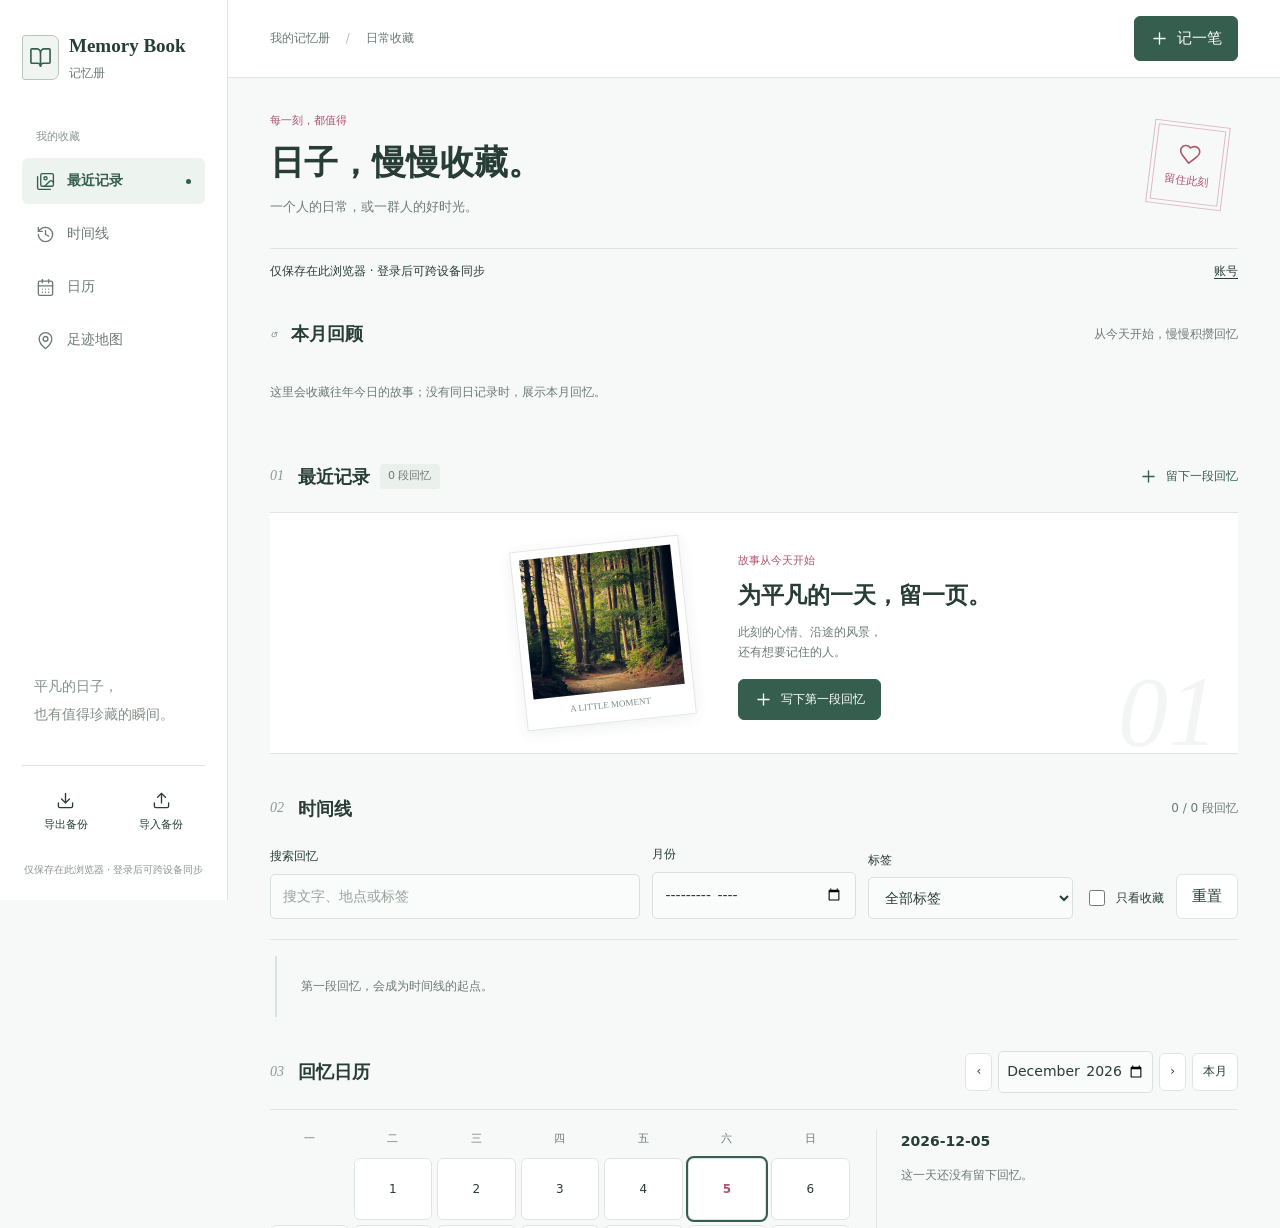
<file: index.html>
<!DOCTYPE html>
<html lang="zh-CN">
<head>
  <meta charset="UTF-8">
  <meta name="viewport" content="width=device-width, initial-scale=1">
  <meta http-equiv="refresh" content="0;url=./love-story.html">
  <title>Memory Book</title>
</head>
<body><a href="./love-story.html">Memory Book</a></body>
</html>
</file>
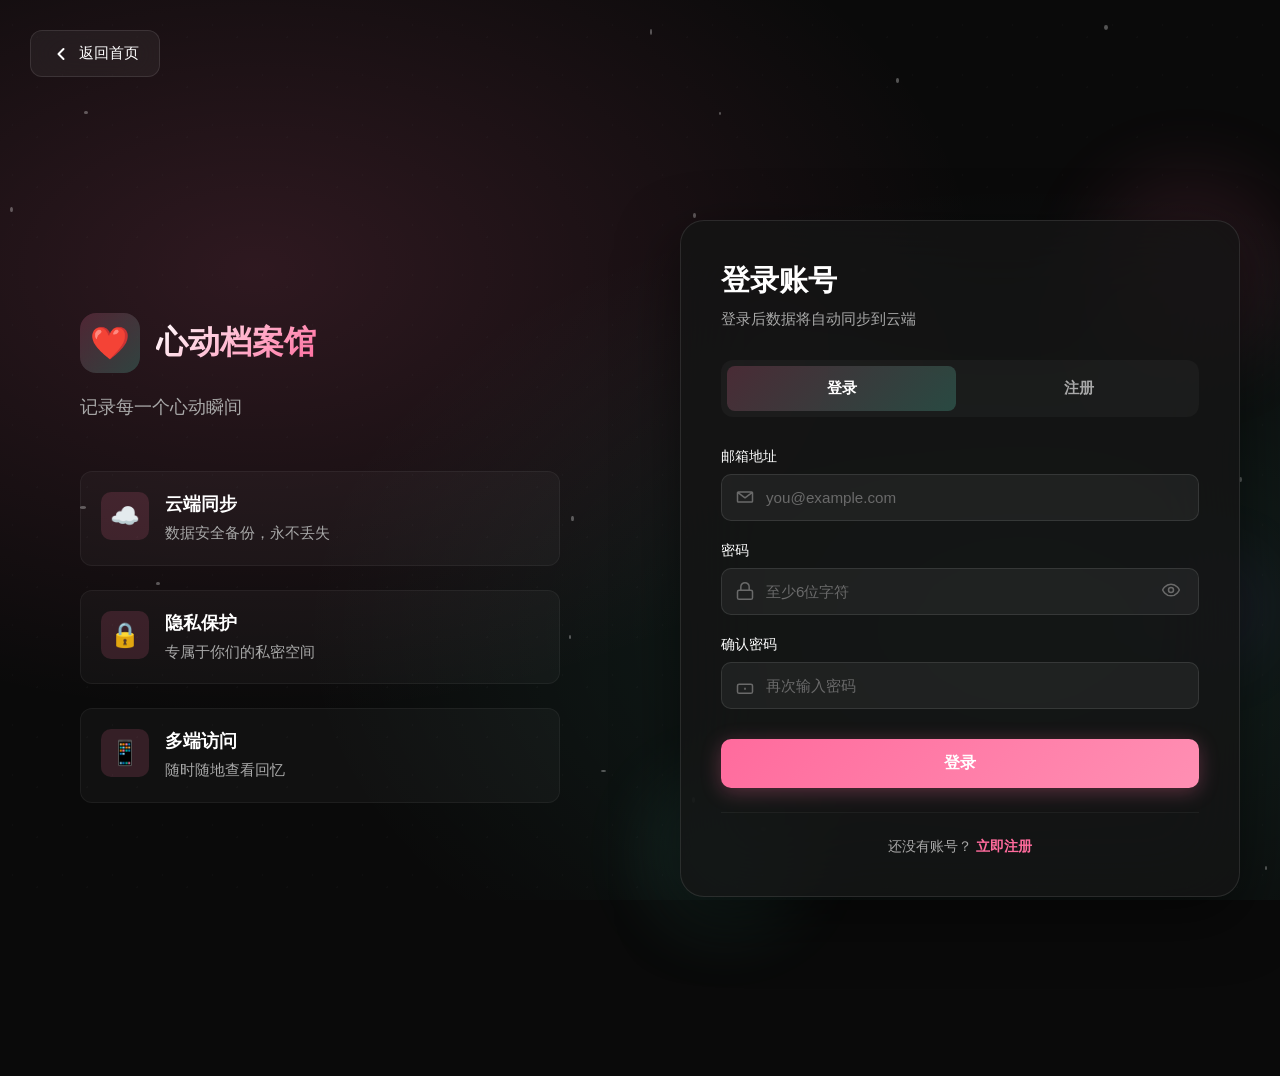
<file: auth-modern.html>
<!DOCTYPE html>
<html lang="zh-CN">
<head>
  <meta charset="UTF-8">
  <meta name="viewport" content="width=device-width, initial-scale=1.0">
  <title>登录 | 心动档案馆</title>
  <link rel="stylesheet" href="./assets/css/modern-auth.css">
</head>
<body class="modern-auth-page">
  <!-- 背景装饰 -->
  <div class="auth-bg">
    <div class="auth-gradient"></div>
    <div class="auth-particles"></div>
  </div>

  <!-- 返回按钮 -->
  <a href="./love-story.html" class="auth-back-btn">
    <svg width="20" height="20" viewBox="0 0 20 20" fill="none">
      <path d="M12.5 15L7.5 10L12.5 5" stroke="currentColor" stroke-width="2" stroke-linecap="round" stroke-linejoin="round"/>
    </svg>
    <span>返回首页</span>
  </a>

  <!-- 主内容区 -->
  <main class="auth-container">
    <div class="auth-content">
      <!-- 左侧：品牌区 -->
      <div class="auth-brand">
        <div class="brand-logo">
          <div class="logo-icon">❤️</div>
          <h1>心动档案馆</h1>
        </div>
        <p class="brand-tagline">记录每一个心动瞬间</p>
        <div class="brand-features">
          <div class="feature-item">
            <div class="feature-icon">☁️</div>
            <div class="feature-text">
              <h3>云端同步</h3>
              <p>数据安全备份，永不丢失</p>
            </div>
          </div>
          <div class="feature-item">
            <div class="feature-icon">🔒</div>
            <div class="feature-text">
              <h3>隐私保护</h3>
              <p>专属于你们的私密空间</p>
            </div>
          </div>
          <div class="feature-item">
            <div class="feature-icon">📱</div>
            <div class="feature-text">
              <h3>多端访问</h3>
              <p>随时随地查看回忆</p>
            </div>
          </div>
        </div>
      </div>

      <!-- 右侧：登录表单 -->
      <div class="auth-form-wrapper">
        <div class="auth-card">
          <!-- 已登录状态 -->
          <div id="auth-signed-state" class="auth-signed-state" hidden>
            <div class="success-icon">✓</div>
            <h2>欢迎回来</h2>
            <p id="auth-user-email" class="user-email"></p>
            <p class="auth-hint">你已登录，可以返回首页继续记录</p>
            <div class="auth-actions">
              <a href="./love-story.html" class="btn btn-primary">进入档案馆</a>
              <button id="logout-btn" type="button" class="btn btn-ghost">退出登录</button>
            </div>
          </div>

          <!-- 登录/注册表单 -->
          <div id="auth-form-state" class="auth-form-state">
            <div class="form-header">
              <h2 id="form-title">登录账号</h2>
              <p id="form-subtitle">登录后数据将自动同步到云端</p>
            </div>

            <!-- 切换标签 -->
            <div class="auth-tabs">
              <button id="tab-login" type="button" class="auth-tab active" data-mode="login">
                登录
              </button>
              <button id="tab-signup" type="button" class="auth-tab" data-mode="signup">
                注册
              </button>
              <div class="tab-indicator"></div>
            </div>

            <!-- 表单 -->
            <form id="auth-form" class="auth-form">
              <div class="form-group">
                <label for="email">邮箱地址</label>
                <div class="input-wrapper">
                  <svg class="input-icon" width="20" height="20" viewBox="0 0 20 20" fill="none">
                    <path d="M3.33334 5.83333L10 10.8333L16.6667 5.83333M3.33334 5H16.6667C17.1269 5 17.5 5.3731 17.5 5.83333V14.1667C17.5 14.6269 17.1269 15 16.6667 15H3.33334C2.8731 15 2.5 14.6269 2.5 14.1667V5.83333C2.5 5.3731 2.8731 5 3.33334 5Z" stroke="currentColor" stroke-width="1.5" stroke-linecap="round" stroke-linejoin="round"/>
                  </svg>
                  <input
                    type="email"
                    id="email"
                    placeholder="you@example.com"
                    autocomplete="email"
                    required
                  >
                </div>
              </div>

              <div class="form-group">
                <label for="password">密码</label>
                <div class="input-wrapper">
                  <svg class="input-icon" width="20" height="20" viewBox="0 0 20 20" fill="none">
                    <path d="M15.8333 9.16667H4.16667C3.24619 9.16667 2.5 9.91286 2.5 10.8333V16.6667C2.5 17.5871 3.24619 18.3333 4.16667 18.3333H15.8333C16.7538 18.3333 17.5 17.5871 17.5 16.6667V10.8333C17.5 9.91286 16.7538 9.16667 15.8333 9.16667Z" stroke="currentColor" stroke-width="1.5" stroke-linecap="round" stroke-linejoin="round"/>
                    <path d="M5.83334 9.16667V5.83333C5.83334 4.72826 6.27232 3.66846 7.05372 2.88706C7.83512 2.10565 8.89493 1.66667 10 1.66667C11.1051 1.66667 12.1649 2.10565 12.9463 2.88706C13.7277 3.66846 14.1667 4.72826 14.1667 5.83333V9.16667" stroke="currentColor" stroke-width="1.5" stroke-linecap="round" stroke-linejoin="round"/>
                  </svg>
                  <input
                    type="password"
                    id="password"
                    placeholder="至少6位字符"
                    autocomplete="current-password"
                    minlength="6"
                    required
                  >
                  <button type="button" class="toggle-password" aria-label="显示密码">
                    <svg class="eye-icon" width="20" height="20" viewBox="0 0 20 20" fill="none">
                      <path d="M1.66666 10C1.66666 10 4.16666 4.16667 10 4.16667C15.8333 4.16667 18.3333 10 18.3333 10C18.3333 10 15.8333 15.8333 10 15.8333C4.16666 15.8333 1.66666 10 1.66666 10Z" stroke="currentColor" stroke-width="1.5" stroke-linecap="round" stroke-linejoin="round"/>
                      <path d="M10 12.5C11.3807 12.5 12.5 11.3807 12.5 10C12.5 8.61929 11.3807 7.5 10 7.5C8.61929 7.5 7.5 8.61929 7.5 10C7.5 11.3807 8.61929 12.5 10 12.5Z" stroke="currentColor" stroke-width="1.5" stroke-linecap="round" stroke-linejoin="round"/>
                    </svg>
                  </button>
                </div>
                <div class="password-strength" id="password-strength" hidden>
                  <div class="strength-bar">
                    <div class="strength-fill"></div>
                  </div>
                  <span class="strength-text"></span>
                </div>
              </div>

              <!-- 注册时的确认密码 -->
              <div class="form-group" id="confirm-password-group" hidden>
                <label for="confirm-password">确认密码</label>
                <div class="input-wrapper">
                  <svg class="input-icon" width="20" height="20" viewBox="0 0 20 20" fill="none">
                    <path d="M15.8333 9.16667H4.16667C3.24619 9.16667 2.5 9.91286 2.5 10.8333V16.6667C2.5 17.5871 3.24619 18.3333 4.16667 18.3333H15.8333C16.7538 18.3333 17.5 17.5871 17.5 16.6667V10.8333C17.5 9.91286 16.7538 9.16667 15.8333 9.16667Z" stroke="currentColor" stroke-width="1.5" stroke-linecap="round" stroke-linejoin="round"/>
                    <path d="M10 13.3333V14.1667" stroke="currentColor" stroke-width="1.5" stroke-linecap="round" stroke-linejoin="round"/>
                  </svg>
                  <input
                    type="password"
                    id="confirm-password"
                    placeholder="再次输入密码"
                    autocomplete="new-password"
                    minlength="6"
                  >
                </div>
              </div>

              <!-- 提交按钮 -->
              <button type="submit" class="btn btn-primary btn-submit" id="submit-btn">
                <span class="btn-text">登录</span>
                <span class="btn-loader" hidden>
                  <svg class="spinner" width="20" height="20" viewBox="0 0 50 50">
                    <circle cx="25" cy="25" r="20" fill="none" stroke="currentColor" stroke-width="4" stroke-dasharray="80" stroke-dashoffset="60"/>
                  </svg>
                </span>
              </button>

              <!-- 消息提示 -->
              <div id="auth-message" class="auth-message" hidden></div>
            </form>

            <!-- 额外选项 -->
            <div class="auth-footer">
              <p class="footer-text">
                <span id="footer-question">还没有账号？</span>
                <button type="button" id="footer-switch" class="link-btn">立即注册</button>
              </p>
            </div>
          </div>
        </div>

        <!-- 装饰元素 -->
        <div class="form-decoration">
          <div class="deco-circle deco-1"></div>
          <div class="deco-circle deco-2"></div>
          <div class="deco-circle deco-3"></div>
        </div>
      </div>
    </div>
  </main>

  <!-- 脚本 -->
  <script src="./assets/js/supabase.min.js"></script>
  <script src="./assets/js/supabase-config.js"></script>
  <script src="./assets/js/modern-auth.js"></script>
</body>
</html>
</file>
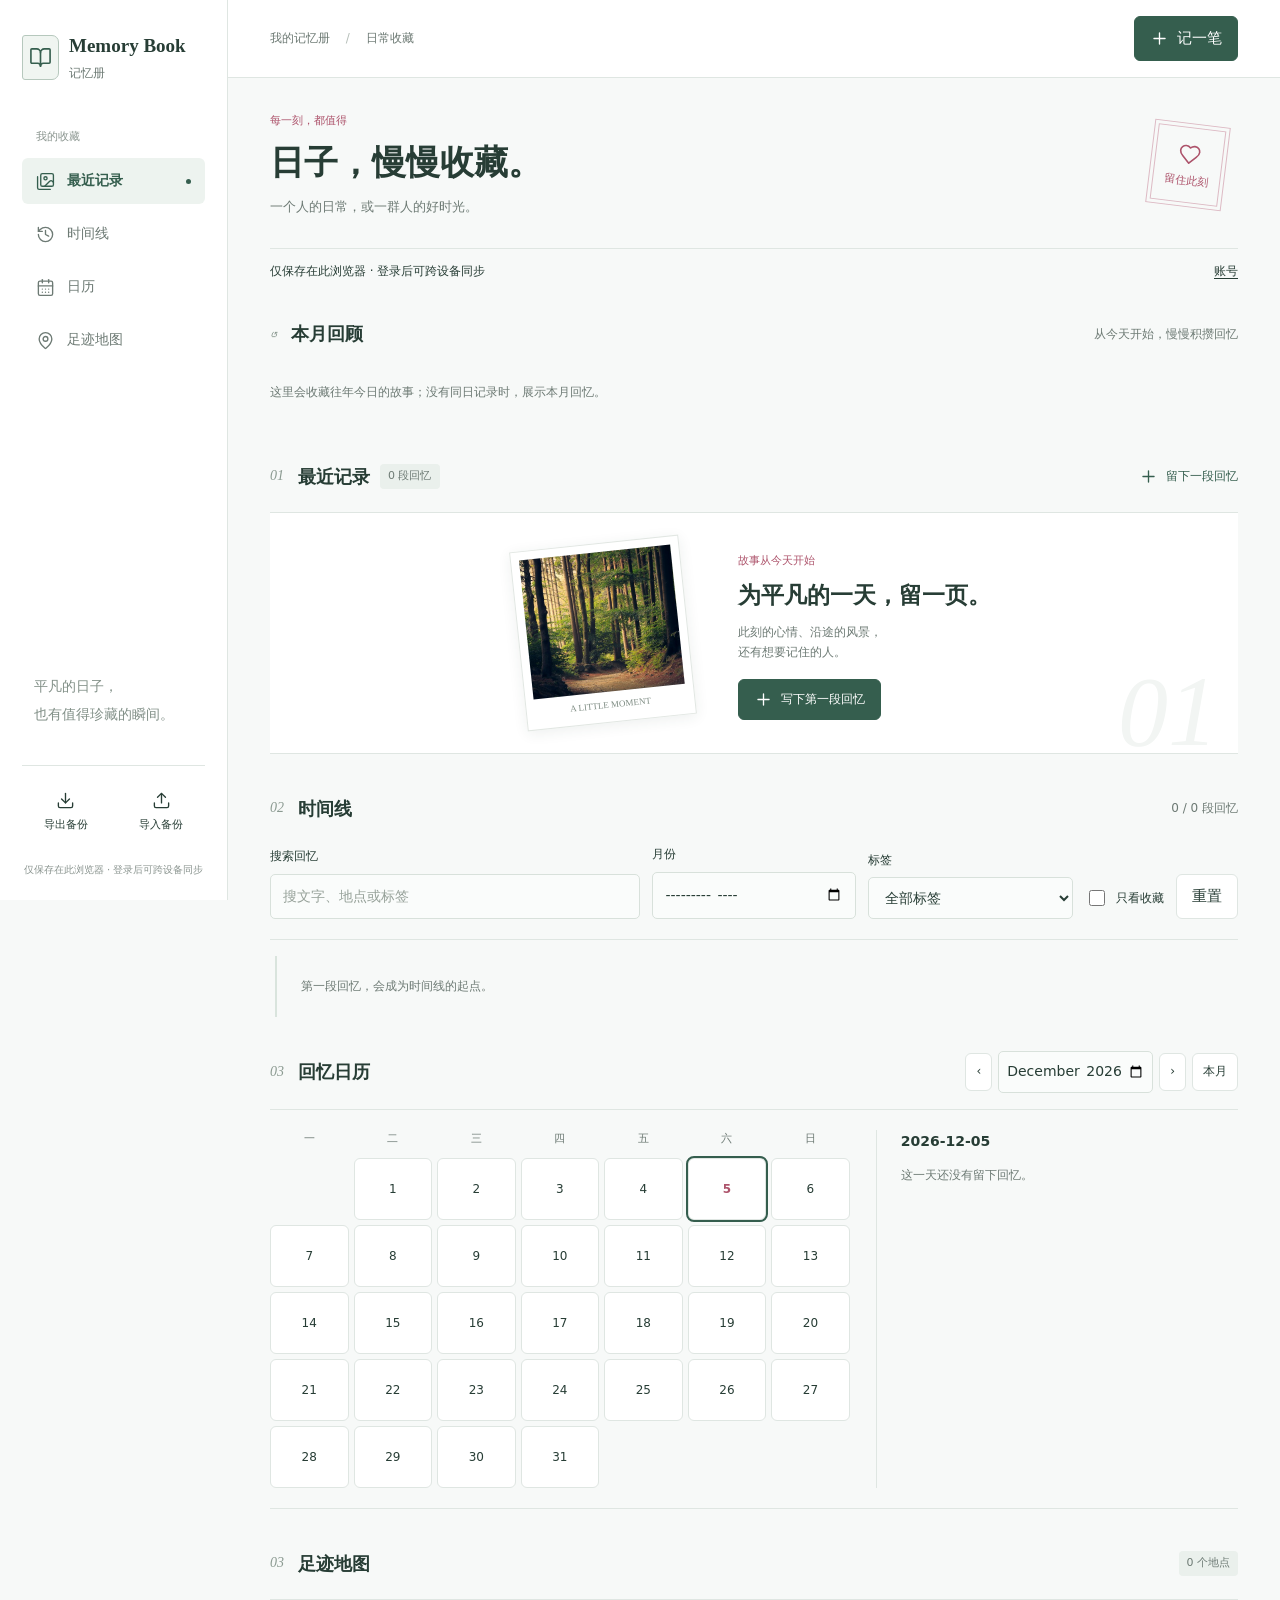
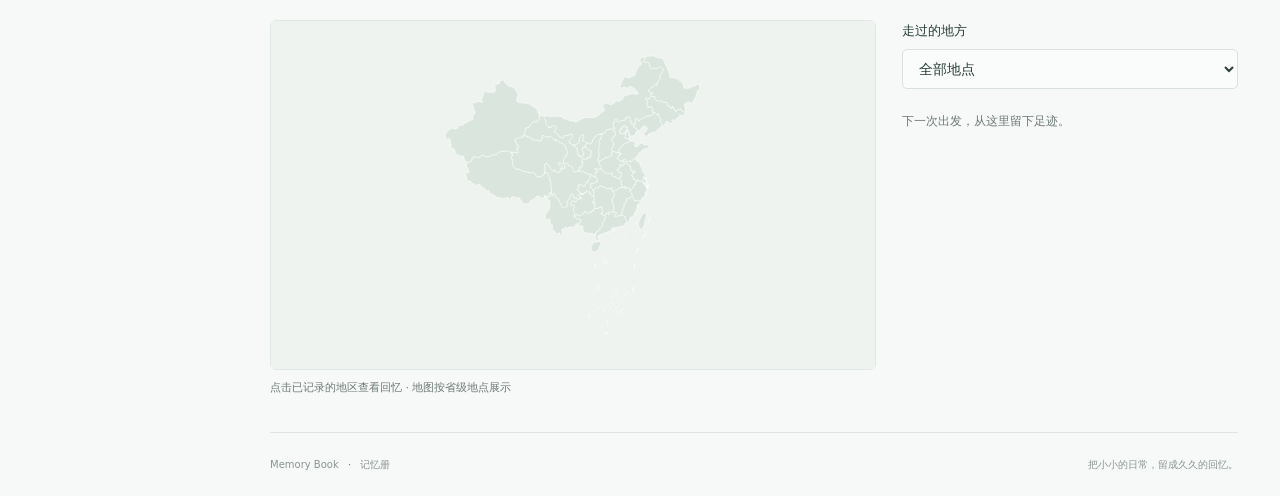
<file: love-story.html>
<!DOCTYPE html>
<html lang="zh-CN">
<head>
  <meta charset="UTF-8">
  <meta name="viewport" content="width=device-width, initial-scale=1">
  <meta name="theme-color" content="#f7f9f8">
  <title>Memory Book · 记忆册</title>
  <link rel="icon" type="image/svg+xml" href="./assets/book-open.svg">
  <link rel="stylesheet" href="./assets/css/journal.css">
</head>
<body>
  <aside class="sidebar">
    <a class="brand" href="./love-story.html" aria-label="Memory Book 记忆册首页"><span class="brand-mark"><i data-lucide="book-open"></i></span><span>Memory Book<small>记忆册</small></span></a>
    <div class="nav-label">我的收藏</div>
    <nav aria-label="主导航">
      <a href="#recent" aria-current="location"><i data-lucide="images"></i><span>最近记录</span><span class="nav-dot"></span></a>
      <a href="#timeline"><i data-lucide="history"></i><span>时间线</span></a>
      <a href="#calendar"><i data-lucide="calendar-days"></i><span>日历</span></a>
      <a href="#footprints"><i data-lucide="map-pin"></i><span>足迹地图</span></a>
    </nav>
    <div class="sidebar-bottom">
      <p class="sidebar-note">平凡的日子，<br>也有值得珍藏的瞬间。</p>
      <div class="backup-tools"><button id="export" title="导出备份" aria-label="导出备份"><i data-lucide="download"></i><span>导出备份</span></button><button id="import" title="导入备份" aria-label="导入备份"><i data-lucide="upload"></i><span>导入备份</span></button></div>
      <input type="file" id="backup" accept="application/json,.json" hidden>
      <small class="storage-label"><i data-lucide="hard-drive"></i>保存于当前浏览器</small>
    </div>
  </aside>
  <div class="workspace">
    <header class="topbar"><span class="breadcrumb">我的记忆册 <span>/</span> 日常收藏</span><button class="primary" data-new><i data-lucide="plus"></i>记一笔</button></header>
    <main>
      <section class="welcome" aria-labelledby="welcome-title"><div><p class="eyebrow">每一刻，都值得</p><h1 id="welcome-title">日子，慢慢收藏。</h1><p class="muted">一个人的日常，或一群人的好时光。</p></div><div class="welcome-stamp" aria-hidden="true"><i data-lucide="heart"></i><span>留住此刻</span></div></section>
      <p id="notice" role="status" aria-live="polite"></p>
      <div class="sync-bar"><span id="sync-status" role="status" aria-live="polite">正在读取保存状态…</span><div><a href="./auth-modern.html">账号</a><button id="sync-retry" type="button" hidden>重试同步</button></div></div>
      <div id="draft-banner" class="draft-banner" hidden><span>有一段尚未完成的回忆</span><div><button id="draft-resume" type="button">继续写</button><button id="draft-discard" type="button">丢弃草稿</button></div></div>
      <section id="throwback" aria-labelledby="throwback-title"><div class="section-heading"><div class="heading-group"><span class="section-number">↺</span><h2 id="throwback-title">往年今日</h2></div><span id="throwback-caption" class="muted"></span></div><div id="throwback-list" class="throwback-list"></div></section>
      <section id="recent" aria-labelledby="recent-title">
        <div class="section-heading"><div class="heading-group"><span class="section-number">01</span><h2 id="recent-title">最近记录</h2><span id="count" class="count"></span></div><button class="text-button" data-new><i data-lucide="plus"></i>留下一段回忆</button></div>
        <div id="recent-list" class="photo-grid"></div>
      </section>
      <section id="timeline" aria-labelledby="timeline-title"><div class="section-heading"><div class="heading-group"><span class="section-number">02</span><h2 id="timeline-title">时间线</h2></div><span id="filter-count" class="muted" role="status"></span></div>
        <div class="search-tools"><div class="search-field"><label for="search">搜索回忆</label><input id="search" type="search" placeholder="搜文字、地点或标签"></div><div><label for="month-filter">月份</label><input id="month-filter" type="month"></div><div><label for="tag-filter">标签</label><select id="tag-filter"><option value="">全部标签</option></select></div><label class="favorite-filter"><input id="favorite-filter" type="checkbox">只看收藏</label><button id="clear-filters" type="button">重置</button></div>
        <div id="timeline-list"></div>
      </section>
      <section id="calendar" aria-labelledby="calendar-title"><div class="section-heading"><div class="heading-group"><span class="section-number">03</span><h2 id="calendar-title">回忆日历</h2></div><div class="calendar-controls"><button id="calendar-prev" aria-label="上个月">‹</button><input id="calendar-month" type="month" aria-label="日历月份"><button id="calendar-next" aria-label="下个月">›</button><button id="calendar-today">本月</button></div></div><div class="calendar-layout"><div><div class="weekdays" aria-hidden="true"><span>一</span><span>二</span><span>三</span><span>四</span><span>五</span><span>六</span><span>日</span></div><div id="calendar-grid" class="calendar-grid" role="group" aria-label="选择日期"></div></div><div class="day-panel"><h3 id="day-title">选择一天，翻开回忆</h3><div id="day-list" aria-live="polite"></div></div></div></section>
      <section id="footprints" aria-labelledby="footprints-title"><div class="section-heading"><div class="heading-group"><span class="section-number">03</span><h2 id="footprints-title">足迹地图</h2></div><span id="place-count" class="count"></span></div><div class="map-layout"><div><div id="map" aria-label="记录地点地图"><div class="map-placeholder"><i data-lucide="map"></i><span>足迹正在展开</span></div></div><p id="map-status" class="muted" role="status">地图加载中</p></div><div class="places"><label for="place-filter">走过的地方</label><select id="place-filter"><option value="">全部地点</option></select><div id="place-list"></div></div></div></section>
      <footer><span>Memory Book <span class="footer-dot">·</span> 记忆册</span><span>把小小的日常，留成久久的回忆。</span></footer>
    </main>
  </div>
  <template id="empty-records"><div class="empty"><div class="empty-photo"><img src="./assets/memory-cover.jpg" alt="阳光穿过绿意盎然的树林" width="700" height="467"><span>A LITTLE MOMENT</span></div><div class="empty-copy"><span class="empty-kicker">故事从今天开始</span><h3>为平凡的一天，留一页。</h3><p>此刻的心情、沿途的风景，<br>还有想要记住的人。</p><button class="primary" data-empty-new><i data-lucide="plus"></i>写下第一段回忆</button></div><span class="empty-page" aria-hidden="true">01</span></div></template>
  <dialog id="editor" aria-labelledby="editor-title">
    <form id="entry-form"><div class="section-heading"><div><p class="eyebrow">留住这一刻</p><h2 id="editor-title">记一笔</h2></div><button type="button" id="cancel" class="icon-button" aria-label="关闭" title="关闭"><i data-lucide="x"></i></button></div>
      <label for="photos">照片 <span class="muted">最多 3 张 · 每张不超过 15 MB</span></label><input id="photos" type="file" accept="image/jpeg,image/png,image/webp" multiple><div id="preview"></div>
      <label for="words">今天的故事</label><textarea id="words" maxlength="2000" rows="4" required placeholder="今天有什么值得留下？"></textarea>
      <label for="tags">标签 <span class="muted">用逗号分隔，最多 10 个，每个 24 字</span></label><input id="tags" maxlength="249" placeholder="例如：旅行，朋友，值得记住"><label class="favorite-filter"><input id="favorite" type="checkbox">收藏这段回忆</label><p id="draft-status" class="muted" role="status"></p>
      <div class="fields"><div><label for="date">日期</label><input id="date" type="date" required></div><div><label for="place">地点</label><select id="place" required><option value="">选择省份或城市</option></select></div></div>
      <label for="spot">具体地点 <span class="muted">选填</span></label><input id="spot" maxlength="100" placeholder="例如：西湖边的小咖啡馆"><p id="form-error" role="alert"></p><div class="form-actions"><button type="button" id="delete" class="danger" hidden><i data-lucide="trash-2"></i>删除记录</button><button type="submit" class="primary" id="save"><i data-lucide="check"></i>保存回忆</button></div>
    </form>
  </dialog>
  <script src="./assets/js/lucide.min.js"></script>
  <script src="./assets/js/supabase.min.js"></script>
  <script src="./assets/js/supabase-config.js"></script>
  <script src="./assets/js/record-store.js"></script>
  <script src="./assets/js/journal.js"></script>
</body>
</html>
</file>
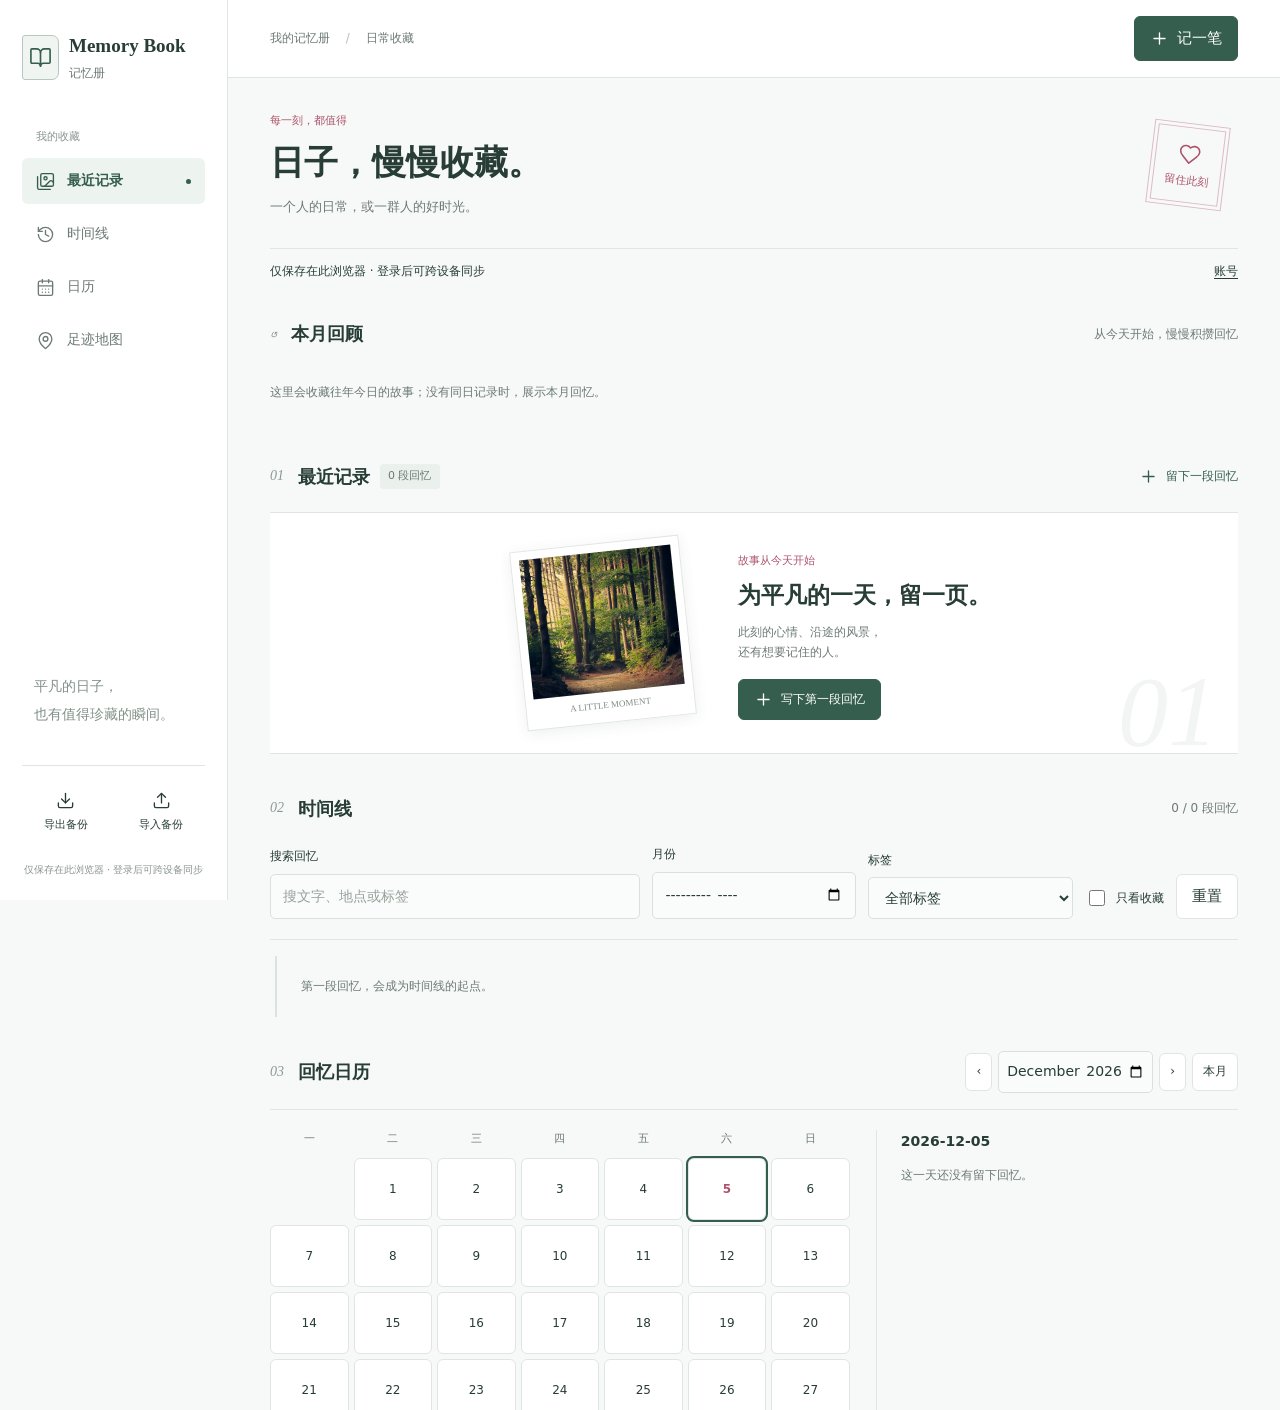
<file: map-memory.html>
<!DOCTYPE html><html lang="zh-CN"><head><meta charset="UTF-8"><meta name="viewport" content="width=device-width, initial-scale=1"><title>足迹 · Memory Book</title><meta http-equiv="refresh" content="0;url=./love-story.html#footprints"></head><body><a href="./love-story.html#footprints">打开记忆册的足迹地图</a></body></html>
</file>
<file: assets/css/modern-auth.css>
/* 现代化登录注册页面样式 */

/* ========== 基础设置 ========== */
.modern-auth-page {
  min-height: 100vh;
  background: #0a0a0a;
  overflow-x: hidden;
  position: relative;
}

/* ========== 背景装饰 ========== */
.auth-bg {
  position: fixed;
  inset: 0;
  z-index: 0;
  overflow: hidden;
}

.auth-gradient {
  position: absolute;
  inset: 0;
  background:
    radial-gradient(ellipse at 20% 30%, rgba(255, 107, 157, 0.15), transparent 50%),
    radial-gradient(ellipse at 80% 70%, rgba(100, 255, 218, 0.1), transparent 50%),
    #0a0a0a;
}

.auth-gradient::before {
  content: "";
  position: absolute;
  inset: 0;
  background-image:
    radial-gradient(circle at 25% 50%, rgba(255, 255, 255, 0.02) 1px, transparent 1px),
    radial-gradient(circle at 75% 75%, rgba(255, 255, 255, 0.02) 1px, transparent 1px);
  background-size: 50px 50px;
}

.auth-particles {
  position: absolute;
  inset: 0;
  pointer-events: none;
}

/* ========== 返回按钮 ========== */
.auth-back-btn {
  position: fixed;
  top: 30px;
  left: 30px;
  z-index: 100;
  display: inline-flex;
  align-items: center;
  gap: 8px;
  padding: 12px 20px;
  background: rgba(255, 255, 255, 0.05);
  border: 1px solid rgba(255, 255, 255, 0.1);
  border-radius: 12px;
  color: #ffffff;
  text-decoration: none;
  font-size: 0.95rem;
  font-weight: 500;
  backdrop-filter: blur(20px);
  transition: all 0.3s ease;
}

.auth-back-btn:hover {
  background: rgba(255, 255, 255, 0.1);
  border-color: rgba(255, 255, 255, 0.2);
  transform: translateX(-4px);
}

.auth-back-btn svg {
  width: 20px;
  height: 20px;
}

/* ========== 主容器 ========== */
.auth-container {
  position: relative;
  z-index: 1;
  min-height: 100vh;
  display: flex;
  align-items: center;
  justify-content: center;
  padding: 100px 20px 60px;
}

.auth-content {
  max-width: 1200px;
  width: 100%;
  display: grid;
  grid-template-columns: 1fr 1fr;
  gap: 80px;
  align-items: center;
}

/* ========== 左侧品牌区 ========== */
.auth-brand {
  padding: 40px;
}

.brand-logo {
  display: flex;
  align-items: center;
  gap: 16px;
  margin-bottom: 20px;
}

.logo-icon {
  width: 60px;
  height: 60px;
  display: flex;
  align-items: center;
  justify-content: center;
  font-size: 2rem;
  background: linear-gradient(135deg, rgba(255, 107, 157, 0.2), rgba(100, 255, 218, 0.2));
  border-radius: 16px;
  backdrop-filter: blur(10px);
}

.brand-logo h1 {
  font-size: 2rem;
  font-weight: 800;
  background: linear-gradient(135deg, #ffffff, #ff6b9d);
  -webkit-background-clip: text;
  -webkit-text-fill-color: transparent;
  background-clip: text;
  margin: 0;
}

.brand-tagline {
  font-size: 1.1rem;
  color: #a8a8a8;
  margin-bottom: 50px;
  line-height: 1.6;
}

.brand-features {
  display: flex;
  flex-direction: column;
  gap: 24px;
}

.feature-item {
  display: flex;
  gap: 16px;
  align-items: flex-start;
  padding: 20px;
  background: rgba(255, 255, 255, 0.03);
  border: 1px solid rgba(255, 255, 255, 0.05);
  border-radius: 12px;
  transition: all 0.3s ease;
}

.feature-item:hover {
  background: rgba(255, 255, 255, 0.05);
  border-color: rgba(255, 255, 255, 0.1);
  transform: translateX(8px);
}

.feature-icon {
  width: 48px;
  height: 48px;
  display: flex;
  align-items: center;
  justify-content: center;
  font-size: 1.5rem;
  background: rgba(255, 107, 157, 0.15);
  border-radius: 10px;
  flex-shrink: 0;
}

.feature-text h3 {
  font-size: 1.1rem;
  font-weight: 600;
  color: #ffffff;
  margin: 0 0 6px;
}

.feature-text p {
  font-size: 0.95rem;
  color: #a8a8a8;
  margin: 0;
  line-height: 1.5;
}

/* ========== 右侧表单区 ========== */
.auth-form-wrapper {
  position: relative;
}

.auth-card {
  position: relative;
  z-index: 2;
  background: rgba(20, 20, 20, 0.8);
  border: 1px solid rgba(255, 255, 255, 0.1);
  border-radius: 24px;
  padding: 40px;
  backdrop-filter: blur(40px);
  box-shadow: 0 20px 60px rgba(0, 0, 0, 0.5);
}

/* ========== 已登录状态 ========== */
.auth-signed-state {
  text-align: center;
  padding: 20px;
}

.success-icon {
  width: 80px;
  height: 80px;
  margin: 0 auto 20px;
  display: flex;
  align-items: center;
  justify-content: center;
  font-size: 2.5rem;
  background: linear-gradient(135deg, rgba(34, 197, 94, 0.2), rgba(34, 197, 94, 0.1));
  color: #22c55e;
  border-radius: 50%;
  border: 2px solid rgba(34, 197, 94, 0.3);
}

.auth-signed-state h2 {
  font-size: 1.8rem;
  margin: 0 0 12px;
  color: #ffffff;
}

.user-email {
  font-size: 1rem;
  color: #a8a8a8;
  margin-bottom: 16px;
}

.auth-hint {
  color: #6a6a6a;
  font-size: 0.95rem;
  margin-bottom: 30px;
}

/* ========== 表单头部 ========== */
.form-header {
  margin-bottom: 30px;
}

.form-header h2 {
  font-size: 1.8rem;
  font-weight: 700;
  color: #ffffff;
  margin: 0 0 8px;
}

.form-header p {
  font-size: 0.95rem;
  color: #a8a8a8;
  margin: 0;
}

/* ========== 切换标签 ========== */
.auth-tabs {
  position: relative;
  display: grid;
  grid-template-columns: 1fr 1fr;
  gap: 8px;
  padding: 6px;
  background: rgba(255, 255, 255, 0.03);
  border-radius: 12px;
  margin-bottom: 30px;
}

.auth-tab {
  position: relative;
  z-index: 2;
  padding: 12px;
  background: transparent;
  border: none;
  border-radius: 8px;
  color: #a8a8a8;
  font-size: 0.95rem;
  font-weight: 600;
  cursor: pointer;
  transition: color 0.3s ease;
}

.auth-tab.active {
  color: #ffffff;
}

.tab-indicator {
  position: absolute;
  top: 6px;
  left: 6px;
  width: calc(50% - 10px);
  height: calc(100% - 12px);
  background: linear-gradient(135deg, rgba(255, 107, 157, 0.2), rgba(100, 255, 218, 0.2));
  border-radius: 8px;
  transition: transform 0.3s cubic-bezier(0.4, 0, 0.2, 1);
  z-index: 1;
}

.auth-tabs[data-active="signup"] .tab-indicator {
  transform: translateX(calc(100% + 8px));
}

/* ========== 表单 ========== */
.auth-form {
  display: flex;
  flex-direction: column;
  gap: 20px;
}

.form-group {
  display: flex;
  flex-direction: column;
  gap: 8px;
}

.form-group label {
  font-size: 0.9rem;
  font-weight: 500;
  color: #ffffff;
}

.input-wrapper {
  position: relative;
  display: flex;
  align-items: center;
}

.input-icon {
  position: absolute;
  left: 14px;
  color: #6a6a6a;
  pointer-events: none;
  z-index: 1;
}

.input-wrapper input {
  width: 100%;
  padding: 14px 14px 14px 44px;
  background: rgba(255, 255, 255, 0.05);
  border: 1px solid rgba(255, 255, 255, 0.1);
  border-radius: 10px;
  color: #ffffff;
  font-size: 0.95rem;
  outline: none;
  transition: all 0.3s ease;
}

.input-wrapper input::placeholder {
  color: #6a6a6a;
}

.input-wrapper input:focus {
  background: rgba(255, 255, 255, 0.08);
  border-color: #ff6b9d;
  box-shadow: 0 0 0 3px rgba(255, 107, 157, 0.1);
}

.input-wrapper input:focus + .input-icon {
  color: #ff6b9d;
}

/* 密码显示切换按钮 */
.toggle-password {
  position: absolute;
  right: 12px;
  padding: 6px;
  background: transparent;
  border: none;
  color: #6a6a6a;
  cursor: pointer;
  transition: color 0.3s ease;
  z-index: 1;
}

.toggle-password:hover {
  color: #ffffff;
}

.toggle-password svg {
  width: 20px;
  height: 20px;
}

/* 密码强度指示器 */
.password-strength {
  margin-top: 4px;
}

.strength-bar {
  height: 4px;
  background: rgba(255, 255, 255, 0.1);
  border-radius: 2px;
  overflow: hidden;
  margin-bottom: 4px;
}

.strength-fill {
  height: 100%;
  width: 0;
  transition: all 0.3s ease;
  border-radius: 2px;
}

.strength-fill.weak {
  width: 33%;
  background: #ef4444;
}

.strength-fill.medium {
  width: 66%;
  background: #f59e0b;
}

.strength-fill.strong {
  width: 100%;
  background: #22c55e;
}

.strength-text {
  font-size: 0.85rem;
  color: #a8a8a8;
}

/* ========== 按钮 ========== */
.btn {
  padding: 14px 24px;
  border: none;
  border-radius: 10px;
  font-size: 1rem;
  font-weight: 600;
  cursor: pointer;
  transition: all 0.3s ease;
  display: inline-flex;
  align-items: center;
  justify-content: center;
  gap: 8px;
  text-decoration: none;
}

.btn-primary {
  background: linear-gradient(135deg, #ff6b9d, #ff8fb3);
  color: #ffffff;
  box-shadow: 0 4px 20px rgba(255, 107, 157, 0.3);
}

.btn-primary:hover:not(:disabled) {
  transform: translateY(-2px);
  box-shadow: 0 6px 30px rgba(255, 107, 157, 0.4);
}

.btn-primary:disabled {
  opacity: 0.6;
  cursor: not-allowed;
}

.btn-ghost {
  background: rgba(255, 255, 255, 0.05);
  color: #ffffff;
  border: 1px solid rgba(255, 255, 255, 0.1);
}

.btn-ghost:hover {
  background: rgba(255, 255, 255, 0.1);
  border-color: rgba(255, 255, 255, 0.2);
}

.btn-submit {
  width: 100%;
  margin-top: 10px;
}

/* 加载动画 */
.spinner {
  animation: spin 1s linear infinite;
}

@keyframes spin {
  to { transform: rotate(360deg); }
}

/* ========== 消息提示 ========== */
.auth-message {
  padding: 12px 16px;
  border-radius: 8px;
  font-size: 0.9rem;
  text-align: center;
}

.auth-message.success {
  background: rgba(34, 197, 94, 0.1);
  border: 1px solid rgba(34, 197, 94, 0.3);
  color: #22c55e;
}

.auth-message.error {
  background: rgba(239, 68, 68, 0.1);
  border: 1px solid rgba(239, 68, 68, 0.3);
  color: #ef4444;
}

.auth-message.info {
  background: rgba(59, 130, 246, 0.1);
  border: 1px solid rgba(59, 130, 246, 0.3);
  color: #3b82f6;
}

/* ========== 操作区域 ========== */
.auth-actions {
  display: flex;
  flex-direction: column;
  gap: 12px;
  margin-top: 20px;
}

/* ========== 页脚 ========== */
.auth-footer {
  margin-top: 24px;
  padding-top: 24px;
  border-top: 1px solid rgba(255, 255, 255, 0.05);
  text-align: center;
}

.footer-text {
  font-size: 0.9rem;
  color: #a8a8a8;
  margin: 0;
}

.link-btn {
  background: none;
  border: none;
  color: #ff6b9d;
  font-size: inherit;
  font-weight: 600;
  cursor: pointer;
  padding: 0;
  text-decoration: none;
  transition: color 0.3s ease;
}

.link-btn:hover {
  color: #ff8fb3;
  text-decoration: underline;
}

/* ========== 装饰元素 ========== */
.form-decoration {
  position: absolute;
  inset: 0;
  pointer-events: none;
  z-index: 0;
}

.deco-circle {
  position: absolute;
  border-radius: 50%;
  opacity: 0.1;
  filter: blur(40px);
}

.deco-1 {
  width: 200px;
  height: 200px;
  background: #ff6b9d;
  top: -50px;
  right: -50px;
  animation: float1 8s ease-in-out infinite;
}

.deco-2 {
  width: 150px;
  height: 150px;
  background: #64ffda;
  bottom: -30px;
  left: -30px;
  animation: float2 10s ease-in-out infinite;
}

.deco-3 {
  width: 100px;
  height: 100px;
  background: #a855f7;
  top: 50%;
  right: -20px;
  animation: float3 6s ease-in-out infinite;
}

@keyframes float1 {
  0%, 100% { transform: translate(0, 0); }
  50% { transform: translate(-20px, -20px); }
}

@keyframes float2 {
  0%, 100% { transform: translate(0, 0); }
  50% { transform: translate(20px, 20px); }
}

@keyframes float3 {
  0%, 100% { transform: translate(0, 0); }
  50% { transform: translate(-10px, 10px); }
}

/* ========== 响应式 ========== */
@media (max-width: 968px) {
  .auth-content {
    grid-template-columns: 1fr;
    gap: 40px;
  }

  .auth-brand {
    display: none;
  }

  .auth-back-btn {
    top: 20px;
    left: 20px;
    padding: 10px 16px;
  }

  .auth-container {
    padding: 80px 20px 40px;
  }
}

@media (max-width: 640px) {
  .auth-card {
    padding: 30px 20px;
  }

  .form-header h2 {
    font-size: 1.5rem;
  }

  .brand-logo h1 {
    font-size: 1.5rem;
  }

  .logo-icon {
    width: 50px;
    height: 50px;
    font-size: 1.5rem;
  }
}
</file>
<file: assets/css/journal.css>
:root {
  color-scheme: light;
  --paper: #f7f9f8;
  --ink: #273d35;
  --muted: #6d7a74;
  --line: #dfe6e2;
  --green: #355e4e;
  --rose: #ad536b;
}
* { box-sizing: border-box; letter-spacing: 0; }
html { scroll-behavior: smooth; scroll-padding-top: 100px; }
body { margin: 0; background: var(--paper); color: var(--ink); font: 15px/1.7 system-ui, "Microsoft YaHei", sans-serif; }
button, input, select, textarea { font: inherit; }
button, a, input, textarea, select { -webkit-tap-highlight-color: transparent; }
button { display: inline-flex; align-items: center; justify-content: center; gap: 8px; min-height: 40px; padding: 9px 15px; border: 1px solid var(--line); border-radius: 6px; background: #fff; color: var(--ink); cursor: pointer; transition: background .16s, border-color .16s; }
button:hover { background: #eef3f0; border-color: #b9c9bf; }
button:disabled { opacity: .5; cursor: wait; }
[hidden] { display: none !important; }
a { color: inherit; text-decoration: none; }
:focus-visible { outline: 2px solid var(--rose); outline-offset: 4px; }
svg.lucide { width: 19px; height: 19px; stroke-width: 1.7; flex-shrink: 0; }
.primary { background: var(--green); color: white; border-color: var(--green); font-weight: 550; }
.primary:hover { background: #264838; border-color: #264838; }
.sidebar { position: fixed; inset: 0 auto 0 0; z-index: 20; width: 228px; display: flex; flex-direction: column; padding: 34px 22px 22px; background: #fff; border-right: 1px solid var(--line); }
.brand { display: flex; align-items: center; gap: 10px; font: 600 19px/1.3 Georgia, serif; white-space: nowrap; }
.brand-mark { display: grid; place-items: center; width: 37px; height: 45px; border: 1px solid #b6c8bd; border-radius: 3px 7px 7px 3px; color: var(--green); background: #f0f5f1; flex-shrink: 0; }
.brand-mark svg { width: 23px; height: 23px; }
.brand small { display: block; margin-top: 5px; color: var(--muted); font: 12px/1.5 system-ui, sans-serif; }
.nav-label { color: #89948e; font-size: 11px; margin: 46px 14px 12px; }
nav { display: grid; gap: 7px; }
nav a { min-height: 46px; display: flex; align-items: center; gap: 12px; padding: 10px 14px; border-radius: 6px; font-size: 14px; color: var(--muted); }
nav a:hover { background: #f5f7f6; color: var(--green); }
nav a[aria-current] { background: #edf3ef; color: var(--green); font-weight: 600; }
.nav-dot { width: 5px; height: 5px; border-radius: 50%; background: var(--green); margin-left: auto; }
nav a:not([aria-current]) .nav-dot { visibility: hidden; }
.sidebar-bottom { margin-top: auto; padding-top: 40px; }
.sidebar-note { padding: 0 12px 22px; color: #829088; font: 14px/2 Georgia, "SimSun", serif; }
.backup-tools { display: flex; border-top: 1px solid var(--line); padding-top: 17px; gap: 8px; }
.backup-tools button { flex: 1; flex-direction: column; border: 0; font-size: 11px; gap: 6px; padding: 8px 4px; }
.storage-label { display: flex; justify-content: center; align-items: center; gap: 6px; color: #8a948f; font-size: 10px; margin-top: 18px; }
.storage-label svg { width: 13px; height: 13px; }
.workspace { margin-left: 228px; }
.topbar { height: 78px; padding: 0 42px; display: flex; justify-content: space-between; align-items: center; gap: 16px; border-bottom: 1px solid var(--line); background: #ffffffed; position: sticky; top: 0; z-index: 10; }
.breadcrumb { font-size: 12px; color: var(--muted); }
.breadcrumb span { margin: 0 12px; color: #b6bfb9; }
main { max-width: 1210px; padding: 0 42px; margin: auto; }
.welcome { padding: 34px 0 30px; display: flex; align-items: center; justify-content: space-between; gap: 20px; margin-bottom: 0; }
.eyebrow { color: var(--rose); font-size: 11px; font-weight: 550; margin: 0 0 6px; }
h1 { font: 600 34px/1.4 Georgia, "Songti SC", "SimSun", serif; margin: 8px 0 10px; }
h2 { font-size: 18px; line-height: 1.4; font-weight: 600; margin: 0; }
.muted, small { color: var(--muted); font-size: 12px; }
.welcome .muted { margin: 0; font-size: 13px; }
.welcome-stamp { display: flex; flex-direction: column; align-items: center; justify-content: center; width: 76px; height: 84px; border: 1px solid #ddbac4; outline: 1px solid #ddbac4; outline-offset: -5px; color: var(--rose); transform: rotate(7deg); margin-right: 12px; gap: 7px; font: 11px Georgia, "SimSun", serif; }
.welcome-stamp svg { width: 23px; height: 23px; }
section { margin-bottom: 34px; scroll-margin-top: 10px; }
.section-heading, .heading-group { display: flex; align-items: center; gap: 12px; }
.section-heading { justify-content: space-between; min-height: 40px; margin-bottom: 16px; flex-wrap: wrap; }
.heading-group { flex-wrap: wrap; gap: 10px; }
.section-number { color: #8b9a91; font: italic 14px Georgia, serif; padding-right: 4px; }
.count { font-size: 11px; color: var(--muted); background: #eaf0ec; border-radius: 4px; padding: 3px 8px; }
.text-button { border: 0; background: transparent; color: var(--green); font-size: 12px; padding: 7px 0 7px 10px; }
.photo-grid { display: grid; grid-template-columns: repeat(3, minmax(0, 1fr)); gap: 20px; }
.empty { grid-column: 1/-1; min-height: 240px; border-block: 1px solid var(--line); background: #fff; display: flex; align-items: center; justify-content: center; gap: 50px; padding: 30px; position: relative; overflow: hidden; }
.empty-photo { width: 170px; flex-shrink: 0; background: #fff; padding: 8px 8px 12px; box-shadow: 0 3px 14px #273d3514; border: 1px solid #e2e7e3; transform: rotate(-6deg); text-align: center; }
.empty-photo img { display: block; width: 100%; height: 140px; object-fit: cover; }
.empty-photo span { display: block; margin-top: 8px; color: #7e8c83; font: 9px Georgia, serif; }
.empty-copy { z-index: 1; }
.empty-kicker { color: var(--rose); font-size: 11px; }
.empty-copy h3 { font: 600 23px/1.5 Georgia, "Songti SC", "SimSun", serif; margin: 7px 0; }
.empty-copy p { font-size: 12px; color: var(--muted); margin: 8px 0 17px; }
.empty-copy button { font-size: 12px; }
.empty-page { position: absolute; right: 20px; bottom: -16px; font: italic 100px Georgia, serif; color: #f2f5f3; user-select: none; }
.entry { min-width: 0; padding: 10px 10px 14px; border: 1px solid var(--line); background: #fff; border-radius: 6px; }
.entry img { display: block; width: 100%; aspect-ratio: 4/3; object-fit: cover; border-radius: 3px; }
.entry p { white-space: pre-wrap; overflow-wrap: anywhere; font-size: 14px; margin: 10px 2px; }
.entry .meta { font-size: 11px; color: var(--muted); margin-top: 14px; }
.entry button { min-height: 30px; font-size: 11px; padding: 4px 10px; margin: 2px; }
.no-photo { aspect-ratio: 4/3; display: grid; place-items: center; border-radius: 3px; color: #8a686e; background: #f6edf0; font: 25px Georgia, "SimSun", serif; }
#timeline-list { border-top: 1px solid var(--line); }
#timeline-list > .muted { padding: 20px 0 20px 24px; border-left: 2px solid #d9e4dd; margin: 16px 0 0 5px; }
.timeline-row { display: grid; grid-template-columns: 100px minmax(0, 1fr) auto; gap: 20px; padding: 20px 0; border-bottom: 1px solid var(--line); align-items: center; }
.timeline-row p { margin: 0; white-space: pre-wrap; overflow-wrap: anywhere; font-size: 13px; }
.timeline-row time { color: var(--green); font-size: 12px; font-variant-numeric: tabular-nums; }
.timeline-row small { display: block; overflow-wrap: anywhere; margin-top: 4px; }
.timeline-row button { font-size: 11px; min-height: 32px; padding: 5px 10px; }
.map-layout { display: grid; grid-template-columns: minmax(0, 1.8fr) minmax(0, 1fr); gap: 26px; border-top: 1px solid var(--line); padding-top: 20px; }
#map { height: 350px; background: #eef3f0; border: 1px solid #dfe8e1; border-radius: 6px; }
.map-placeholder { height: 100%; display: flex; flex-direction: column; gap: 14px; align-items: center; justify-content: center; color: #82978a; font-size: 12px; }
.map-placeholder svg { width: 38px; height: 38px; }
#map-status { margin: 9px 0 0; font-size: 11px; }
.places label { margin-top: 0; }
.place-row { display: block; width: 100%; text-align: left; margin-top: 12px; overflow-wrap: anywhere; font-size: 13px; }
.place-row small { display: block; margin-top: 5px; }
#place-list > .muted { padding-top: 10px; }
footer { padding: 23px 0; border-top: 1px solid var(--line); display: flex; justify-content: space-between; gap: 12px; flex-wrap: wrap; font-size: 10px; color: #89958d; }
.footer-dot { padding: 0 6px; color: var(--rose); }
dialog { background: #fff; color: var(--ink); border: 1px solid var(--line); border-radius: 8px; padding: 28px; width: min(570px, calc(100% - 24px)); max-height: 90dvh; box-shadow: 0 20px 90px #203c3626; }
dialog::backdrop { background: #18382b66; backdrop-filter: blur(3px); }
dialog .section-heading { border-bottom: 1px solid var(--line); padding-bottom: 20px; }
.icon-button { width: 36px; min-height: 36px; padding: 0; background: #f5f7f5; border: 0; }
label { display: block; margin: 16px 0 7px; font-size: 13px; font-weight: 550; }
label .muted { font-weight: 400; margin-left: 6px; font-size: 11px; }
input, select, textarea { width: 100%; max-width: 100%; background: #fafcfb; color: var(--ink); border: 1px solid #d8e1db; border-radius: 5px; padding: 10px 12px; min-width: 0; font-size: 14px; }
input::placeholder, textarea::placeholder { color: #96a199; }
input[type=file] { font-size: 12px; padding: 9px; }
input::file-selector-button { border: 0; border-radius: 3px; background: #e9f0eb; color: var(--green); padding: 7px 11px; margin-right: 10px; cursor: pointer; }
textarea { resize: vertical; }
.fields { display: grid; grid-template-columns: repeat(2, minmax(0, 1fr)); gap: 16px; }
.form-actions { display: flex; justify-content: flex-end; flex-wrap: wrap; gap: 12px; margin-top: 24px; padding-top: 18px; border-top: 1px solid var(--line); }
.danger { color: #ad3e54; margin-right: auto; }
#form-error { color: #ad3e54; font-size: 12px; }
#form-error:empty { margin: 0; }
#notice { color: var(--green); font-size: 12px; margin: 0; }
#notice:not(:empty) { margin-bottom: 20px; padding: 12px 16px; background: #eaf2ec; border-left: 3px solid #759782; overflow-wrap: anywhere; }
#preview { display: flex; gap: 10px; margin-top: 12px; }
#preview:empty { margin: 0; }
#preview > div { min-width: 0; }
#preview img { width: 85px; max-width: 100%; height: 75px; object-fit: cover; border-radius: 4px; }
#preview button { font-size: 11px; min-height: 26px; padding: 2px 8px; display: block; }
@media (min-width: 1600px) { .welcome { padding-top: 45px; padding-bottom: 38px; } .empty { min-height: 280px; } }
@media (max-width: 1100px) { .sidebar { width: 200px; padding-inline: 16px; } .brand { font-size: 17px; gap: 9px; } .brand-mark { width: 32px; height: 40px; } .workspace { margin-left: 200px; } main { padding-inline: 28px; } .topbar { padding-inline: 28px; } .empty { gap: 28px; } .empty-copy h3 { font-size: 20px; } .empty-photo { width: 145px; } .photo-grid { gap: 12px; } }
@media (max-width: 760px) {
  html { scroll-padding-top: 170px; }
  .sidebar { position: sticky; top: 0; width: 100%; padding: 14px 20px 0; border-right: 0; border-bottom: 1px solid var(--line); display: grid; grid-template-columns: 1fr auto; gap: 14px; }
  .brand { font-size: 19px; } .brand small { display: inline; margin-left: 8px; font-size: 10px; } .brand-mark { width: 29px; height: 34px; } .brand-mark svg { width: 19px; }
  .nav-label, .sidebar-note, .storage-label { display: none; }
  nav { grid-row: 2; grid-column: 1/-1; display: flex; justify-content: space-between; gap: 6px; }
  nav a { justify-content: center; flex: 1; gap: 7px; padding: 10px 6px; border-radius: 4px 4px 0 0; min-height: 41px; font-size: 12px; } nav a svg { width: 16px; height: 16px; } .nav-dot { display: none; }
  .sidebar-bottom { grid-row: 1; grid-column: 2; padding: 0; margin: 0; } .backup-tools { padding: 0; border: 0; gap: 3px; } .backup-tools button { min-height: 34px; width: 32px; padding: 5px; } .backup-tools button span { display: none; }
  .workspace { margin-left: 0; } .topbar { position: static; height: 64px; padding-inline: 20px; background: transparent; } .topbar button { font-size: 12px; min-height: 36px; padding: 7px 12px; }
  main { padding: 0 20px; } .welcome { padding: 26px 0; } h1 { font-size: 29px; } .welcome-stamp { width: 61px; height: 70px; margin-right: 5px; flex-shrink: 0; }
  .empty { min-height: 230px; gap: 24px; padding: 26px 20px; } .empty-photo { width: 135px; } .empty-photo img { height: 130px; } .empty-copy h3 { font-size: 19px; } .empty-copy p { font-size: 11px; }
  .photo-grid { grid-template-columns: repeat(2, minmax(0, 1fr)); } .map-layout { grid-template-columns: 1fr; gap: 18px; } #map { height: 300px; }
  .section-heading { gap: 8px; } .section-heading > .muted { font-size: 11px; } h2 { font-size: 17px; } .text-button { font-size: 11px; gap: 4px; } .heading-group { gap: 7px; }
  dialog { padding: 22px; } .timeline-row { grid-template-columns: 84px minmax(0, 1fr); gap: 10px; } .timeline-row button { grid-column: 2; justify-self: start; }
}
@media (max-width: 430px) {
  .brand small { display: none; } .breadcrumb { font-size: 11px; } .breadcrumb span { margin: 0 7px; } h1 { font-size: 26px; }
  .welcome-stamp { width: 51px; height: 60px; } .welcome .muted { font-size: 11px; } .empty { gap: 20px; padding: 25px 14px; } .empty-photo { width: 100px; padding: 5px 5px 9px; } .empty-photo img { height: 118px; } .empty-photo span { font-size: 7px; } .empty-copy h3 { font-size: 16px; } .empty-copy button { font-size: 11px; padding: 8px 10px; } .empty-kicker { font-size: 10px; }
  .photo-grid { grid-template-columns: 1fr; } .count { font-size: 10px; padding: 2px 5px; } .section-number { display: none; } .fields { grid-template-columns: 1fr; gap: 0; }
}
@media (prefers-reduced-motion: reduce) { html { scroll-behavior: auto; } button { transition: none; } }
.sync-bar, .draft-banner { display:flex; align-items:center; justify-content:space-between; gap:12px; padding:12px 0; border-top:1px solid var(--line); margin-bottom:20px; font-size:12px; flex-wrap:wrap; }
.sync-bar > div, .draft-banner > div { display:flex; align-items:center; gap:14px; }
.sync-bar a { text-decoration:underline; text-underline-offset:3px; }
.sync-bar button, .draft-banner button { font-size:12px; min-height:34px; padding:5px 10px; }
.sync-bar[data-state=error] { color:#a33e50; }
.draft-banner { background:#f5eee5; padding:12px 16px; border:1px solid #e5d8c6; border-radius:6px; }
.throwback-list { display:flex; gap:12px; overflow-x:auto; padding-bottom:8px; }
.throwback-item { flex:1 0 230px; max-width:360px; display:flex; align-items:center; text-align:left; gap:14px; background:#f5eee8; border-color:#e7dbcf; }
.throwback-item img { width:56px; height:65px; object-fit:cover; border-radius:3px; }
.throwback-item span { overflow-wrap:anywhere; display:-webkit-box; -webkit-line-clamp:2; -webkit-box-orient:vertical; overflow:hidden; font-size:13px; }
.throwback-item small { display:block; margin-bottom:5px; color:#8a6356; }
.search-tools { display:flex; align-items:flex-end; flex-wrap:wrap; gap:12px; padding:0 0 20px; }
.search-tools > div { flex:1 1 130px; min-width:0; }
.search-tools .search-field { flex:2 1 220px; }
.search-tools label { margin-top:0; font-size:12px; }
.search-tools input, .search-tools select { min-height:42px; }
.favorite-filter { display:flex; align-items:center; gap:8px; white-space:nowrap; font-size:12px; min-height:42px; margin:0; }
.favorite-filter input { width:16px; height:16px; min-height:0; accent-color:var(--rose); }
.tag-line { display:flex; flex-wrap:wrap; gap:6px; margin-top:7px; }
.tag { font-size:10px; padding:1px 7px; color:var(--green); background:#eaf0ec; border-radius:3px; }
.conflict-label { color:#a33e50; font-size:11px; }
.calendar-controls { display:flex; align-items:center; gap:6px; }
.calendar-controls input { width:155px; padding:7px; }
.calendar-controls button { min-height:38px; padding:5px 10px; font-size:12px; }
.calendar-layout { display:grid; grid-template-columns:minmax(0,1.6fr) minmax(0,1fr); border-block:1px solid var(--line); padding:20px 0; gap:26px; }
.weekdays,.calendar-grid { display:grid; grid-template-columns:repeat(7,minmax(0,1fr)); gap:5px; }
.weekdays { text-align:center; font-size:11px; color:var(--muted); padding-bottom:10px; }
.calendar-day { min-width:0; position:relative; flex-direction:column; padding:6px 2px; gap:0; height:62px; font-size:12px; overflow:hidden; }
.calendar-day.has-records { background:#edf3ef; border-color:#b6c8bd; }
.calendar-day[aria-pressed=true] { outline:2px solid var(--green); outline-offset:0; }
.calendar-day.is-today { color:var(--rose); font-weight:700; }
.calendar-day small { font-size:9px; }
.day-panel { min-width:0; border-left:1px solid var(--line); padding-left:24px; }
.day-panel h3 { font-size:14px; margin:0 0 12px; }
.day-panel button { display:block; width:100%; text-align:left; margin-bottom:8px; font-size:12px; overflow-wrap:anywhere; }
.day-panel small { display:block; }
.timeline-row .row-actions { display:flex; flex-wrap:wrap; gap:6px; }
@media(max-width:760px) { .calendar-layout { grid-template-columns:1fr; gap:20px; } .day-panel { border-left:0; border-top:1px solid var(--line); padding:16px 0 0; } nav a { gap:4px; font-size:11px; } nav a svg { width:14px; } .timeline-row .row-actions { grid-column:2; } }
@media(max-width:430px) { .calendar-controls { width:100%; } .calendar-controls input { flex:1; min-width:0; } .calendar-day { height:52px; } .search-tools .search-field { flex-basis:100%; } }
</file>
